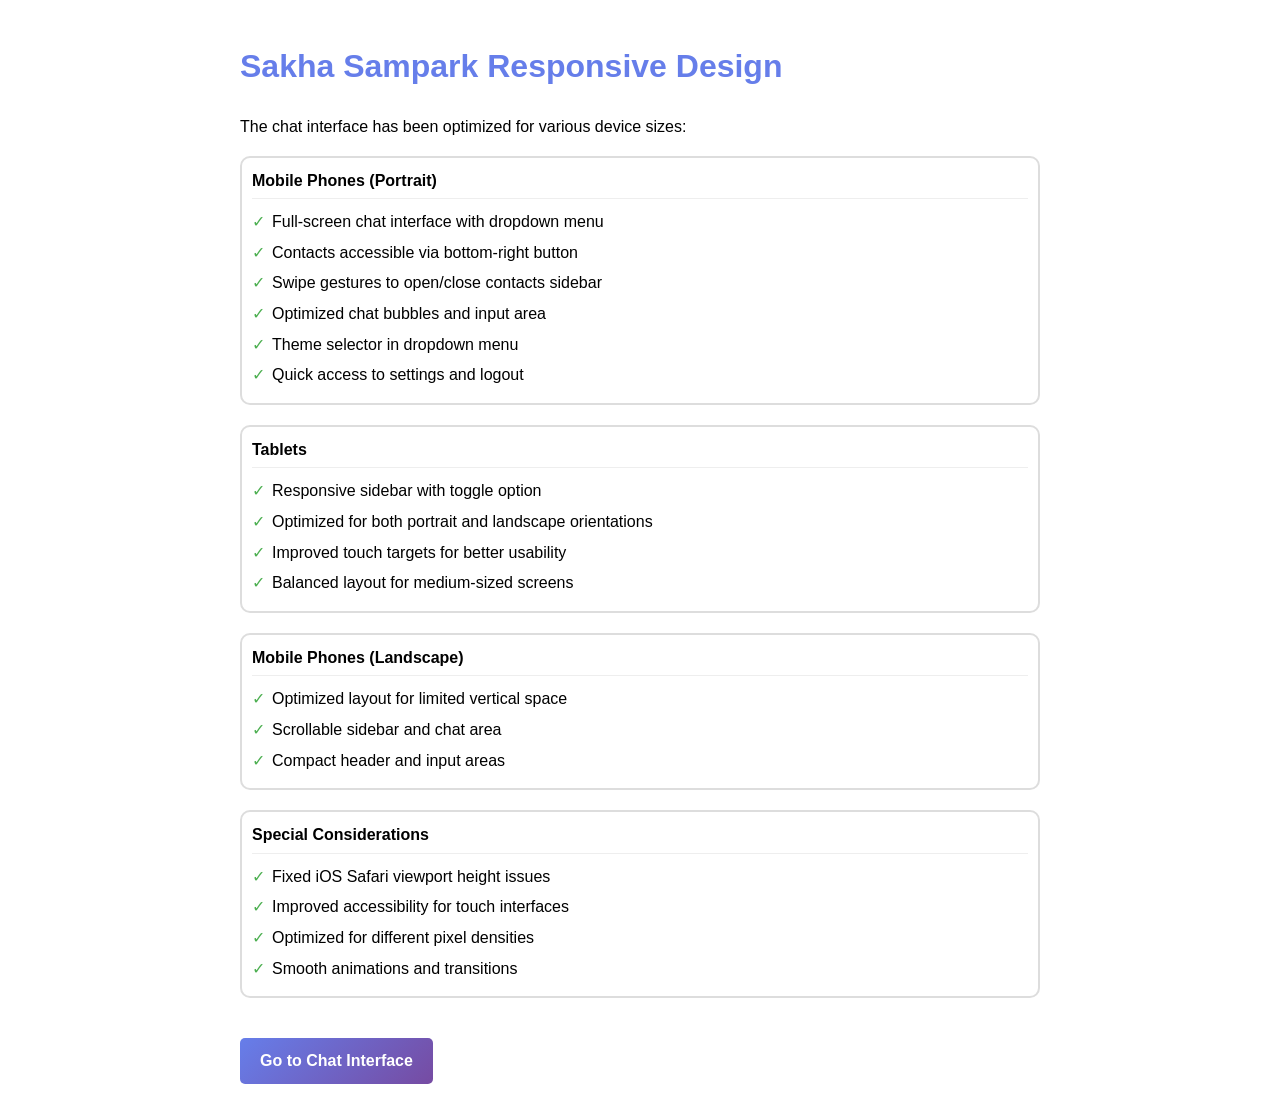
<file: responsive-test.html>
<!DOCTYPE html>
<html lang="en">
<head>
    <meta charset="UTF-8">
    <meta name="viewport" content="width=device-width, initial-scale=1.0, maximum-scale=1.0, user-scalable=no">
    <title>Responsive Test - Sakha Sampark</title>
    <style>
        body {
            font-family: Arial, sans-serif;
            margin: 0;
            padding: 20px;
            line-height: 1.6;
        }
        .container {
            max-width: 800px;
            margin: 0 auto;
        }
        h1 {
            color: #667eea;
        }
        .device-frame {
            border: 2px solid #ddd;
            margin-bottom: 20px;
            padding: 10px;
            border-radius: 10px;
        }
        .device-title {
            font-weight: bold;
            margin-bottom: 10px;
            padding-bottom: 5px;
            border-bottom: 1px solid #eee;
        }
        .feature {
            margin-bottom: 5px;
            padding-left: 20px;
            position: relative;
        }
        .feature:before {
            content: "✓";
            position: absolute;
            left: 0;
            color: #4CAF50;
        }
        .button {
            display: inline-block;
            background: linear-gradient(135deg, #667eea, #764ba2);
            color: white;
            padding: 10px 20px;
            text-decoration: none;
            border-radius: 5px;
            margin-top: 20px;
            font-weight: bold;
        }
    </style>
</head>
<body>
    <div class="container">
        <h1>Sakha Sampark Responsive Design</h1>
        <p>The chat interface has been optimized for various device sizes:</p>
        
        <div class="device-frame">
            <div class="device-title">Mobile Phones (Portrait)</div>
            <div class="feature">Full-screen chat interface with dropdown menu</div>
            <div class="feature">Contacts accessible via bottom-right button</div>
            <div class="feature">Swipe gestures to open/close contacts sidebar</div>
            <div class="feature">Optimized chat bubbles and input area</div>
            <div class="feature">Theme selector in dropdown menu</div>
            <div class="feature">Quick access to settings and logout</div>
        </div>
        
        <div class="device-frame">
            <div class="device-title">Tablets</div>
            <div class="feature">Responsive sidebar with toggle option</div>
            <div class="feature">Optimized for both portrait and landscape orientations</div>
            <div class="feature">Improved touch targets for better usability</div>
            <div class="feature">Balanced layout for medium-sized screens</div>
        </div>
        
        <div class="device-frame">
            <div class="device-title">Mobile Phones (Landscape)</div>
            <div class="feature">Optimized layout for limited vertical space</div>
            <div class="feature">Scrollable sidebar and chat area</div>
            <div class="feature">Compact header and input areas</div>
        </div>
        
        <div class="device-frame">
            <div class="device-title">Special Considerations</div>
            <div class="feature">Fixed iOS Safari viewport height issues</div>
            <div class="feature">Improved accessibility for touch interfaces</div>
            <div class="feature">Optimized for different pixel densities</div>
            <div class="feature">Smooth animations and transitions</div>
        </div>
        
        <a href="chat.html" class="button">Go to Chat Interface</a>
    </div>
</body>
</html>
</file>
